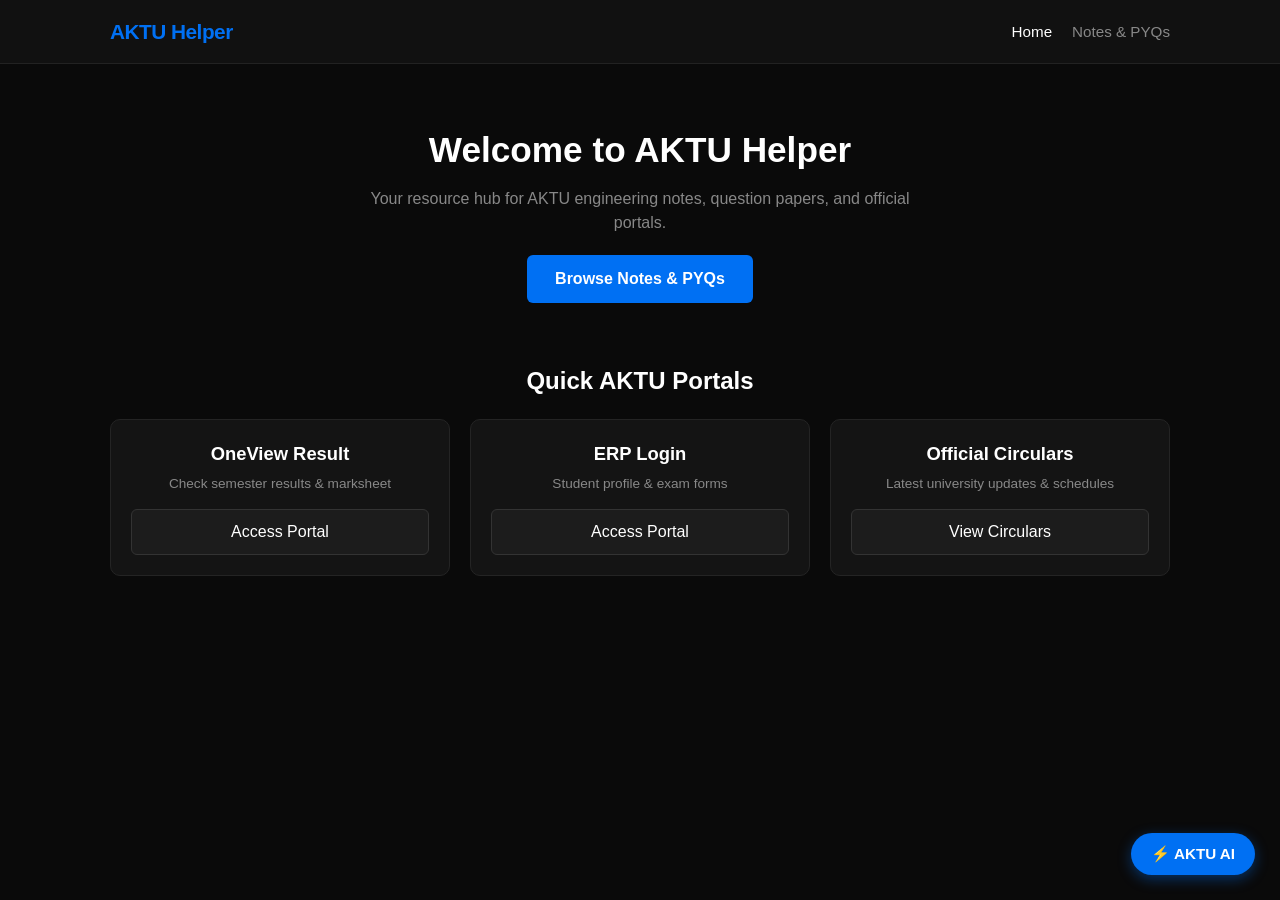
<file: index.html>
<!DOCTYPE html>
<html lang="en">
<head>
  <meta charset="UTF-8" />
  <meta name="viewport" content="width=device-width, initial-scale=1.0" />
  <title>AKTU Helper - Home</title>
  <link rel="stylesheet" href="style.css" />
</head>
<body>

  <header>
    <nav class="navbar">
      <div class="logo">AKTU Helper</div>
      <ul class="nav-links">
        <li><a href="index.html" class="active">Home</a></li>
        <li><a href="notes.html">Notes & PYQs</a></li>
      </ul>
    </nav>
  </header>

  <main>
    <section class="hero-section">
      <h1>Welcome to AKTU Helper</h1>
      <p>Your resource hub for AKTU engineering notes, question papers, and official portals.</p>
      <a href="notes.html" class="btn-submit" style="display: inline-block; width: auto; text-decoration: none; padding: 12px 28px;">Browse Notes & PYQs</a>
    </section>

    <section class="notes-grid-section">
      <h2 class="section-title">Quick AKTU Portals</h2>
      <div class="notes-grid">
        
        <div class="card" style="text-align: center;">
          <h3>OneView Result</h3>
          <p style="font-size: 0.85rem; color: #888;">Check semester results & marksheet</p>
          <a href="https://oneview.aktu.ac.in/" target="_blank" rel="noopener noreferrer" class="btn-view">Access Portal</a>
        </div>

        <div class="card" style="text-align: center;">
          <h3>ERP Login</h3>
          <p style="font-size: 0.85rem; color: #888;">Student profile & exam forms</p>
          <a href="https://erp.aktu.ac.in/" target="_blank" rel="noopener noreferrer" class="btn-view">Access Portal</a>
        </div>

        <div class="card" style="text-align: center;">
          <h3>Official Circulars</h3>
          <p style="font-size: 0.85rem; color: #888;">Latest university updates & schedules</p>
          <a href="https://aktu.ac.in/circulars.html" target="_blank" rel="noopener noreferrer" class="btn-view">View Circulars</a>
        </div>

      </div>
    </section>
  </main>

  <button id="ai-chat-toggle" class="ai-chat-toggle">⚡ AKTU AI</button>

  <div id="ai-chat-window" class="ai-chat-window ai-hidden">
    <div class="ai-chat-header">
      <span>AKTU AI Tutor</span>
      <button id="ai-chat-close">&times;</button>
    </div>
    <div id="ai-chat-messages" class="ai-chat-messages">
      <div class="ai-msg bot-msg">Hey! I'm your AKTU study assistant. Ask me anything about your syllabus or exam topics!</div>
    </div>
    <div class="ai-chat-input-area">
      <input type="text" id="ai-chat-input" placeholder="Ask a question..." />
      <button id="ai-chat-send">Send</button>
    </div>
  </div>

  <script src="script.js"></script>
</body>
</html>
</file>
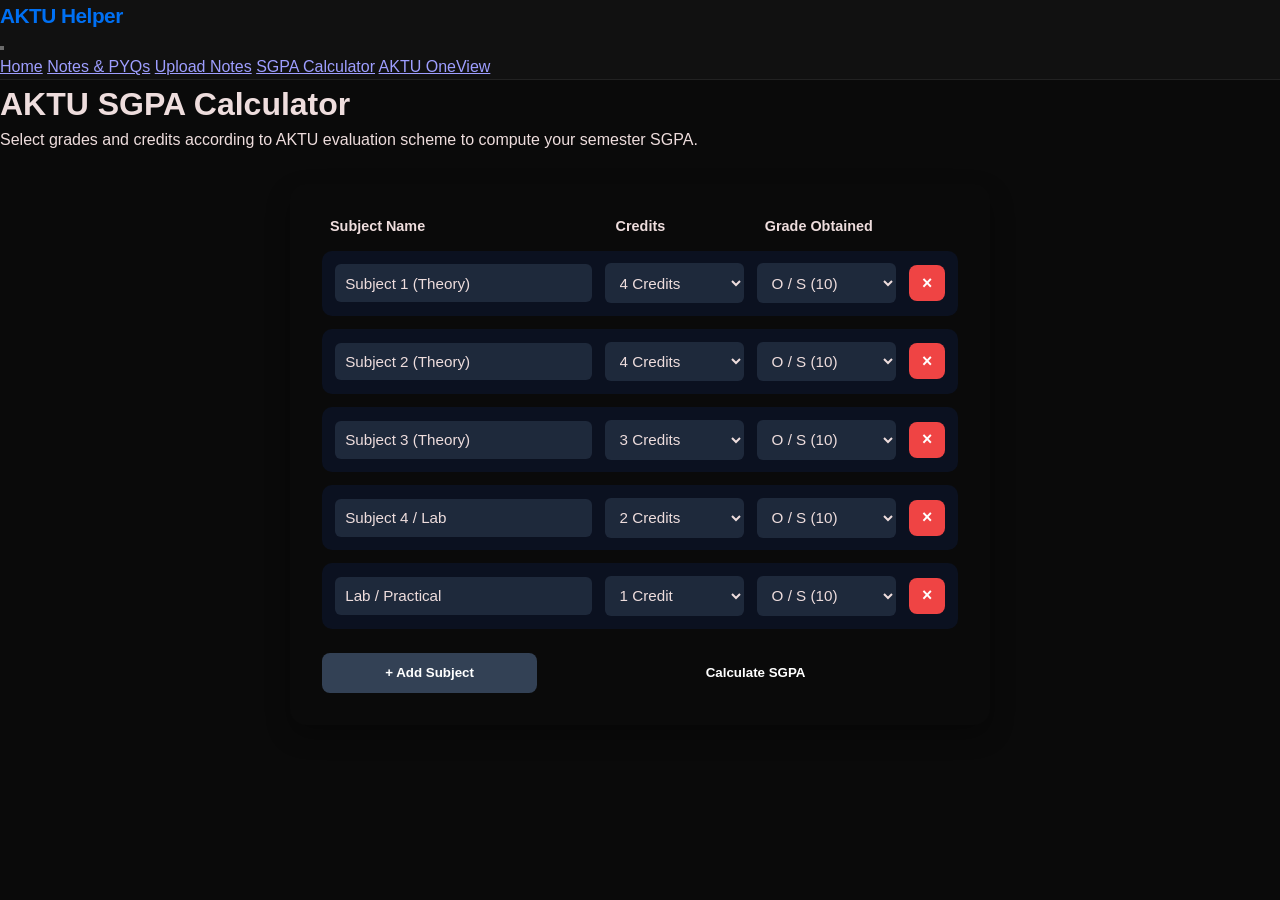
<file: calculator.html>
<!DOCTYPE html>
<html lang="en">
<head>
  <meta charset="UTF-8">
  <meta name="viewport" content="width=device-width, initial-scale=1.0">
  <title>AKTU SGPA Calculator | AKTU Helper</title>
  <link rel="stylesheet" href="style.css?v=2">
  <style>
    .calc-container {
      max-width: 700px;
      margin: 2rem auto;
      padding: 2rem;
      background: var(--card-bg);
      border-radius: 16px;
      border: 1px solid var(--border-color);
      box-shadow: 0 10px 25px rgba(0, 0, 0, 0.3);
    }

    .row-header {
      display: flex;
      gap: 0.8rem;
      font-weight: 600;
      color: var(--text-secondary);
      margin-bottom: 0.8rem;
      padding: 0 0.5rem;
      font-size: 0.9rem;
    }

    .row-header .col-name { flex: 2; }
    .row-header .col-credit { flex: 1; }
    .row-header .col-grade { flex: 1; }
    .row-header .col-action { width: 36px; text-align: center; }

    .subject-row {
      display: flex;
      gap: 0.8rem;
      align-items: center;
      margin-bottom: 0.8rem;
      background: #0b1120;
      padding: 0.8rem;
      border-radius: 10px;
      border: 1px solid var(--border-color);
    }

    .subject-row input, .subject-row select {
      padding: 0.65rem;
      background: #1e293b;
      border: 1px solid var(--border-color);
      color: var(--text-primary);
      border-radius: 6px;
      font-size: 0.95rem;
    }

    .subject-row input { flex: 2; width: 100%; }
    .subject-row select { flex: 1; width: 100%; }

    .subject-row input:focus, .subject-row select:focus {
      outline: none;
      border-color: var(--accent-color);
    }

    .remove-btn {
      background: #ef4444;
      color: white;
      border: none;
      width: 36px;
      height: 36px;
      border-radius: 8px;
      font-weight: bold;
      font-size: 1.1rem;
      cursor: pointer;
      display: flex;
      align-items: center;
      justify-content: center;
      transition: background 0.2s ease;
    }

    .remove-btn:hover {
      background: #dc2626;
    }

    .calc-actions {
      display: flex;
      gap: 1rem;
      margin-top: 1.5rem;
    }

    .add-btn {
      flex: 1;
      padding: 0.8rem;
      background: #334155;
      color: white;
      border: 1px solid var(--border-color);
      border-radius: 8px;
      font-weight: 600;
      cursor: pointer;
      transition: background 0.2s ease;
    }

    .add-btn:hover {
      background: #475569;
    }

    .calc-btn {
      flex: 2;
      padding: 0.8rem;
      background: var(--accent-color);
      color: white;
      border: none;
      border-radius: 8px;
      font-weight: 700;
      cursor: pointer;
      transition: background 0.2s ease;
    }

    .calc-btn:hover {
      background: var(--accent-hover);
    }

    .result-box {
      margin-top: 2rem;
      padding: 1.5rem;
      border-radius: 12px;
      background: #0b1120;
      border: 1px solid var(--border-color);
      text-align: center;
      display: none;
    }

    .result-box h3 {
      font-size: 2rem;
      color: #10b981;
      margin-bottom: 0.3rem;
    }

    .result-box p {
      color: var(--text-secondary);
      font-size: 0.95rem;
    }

    @media (max-width: 600px) {
      .subject-row {
        flex-direction: column;
        align-items: stretch;
      }
      .row-header {
        display: none;
      }
      .remove-btn {
        width: 100%;
        height: 36px;
      }
    }
  </style>
</head>
<body>

  <header>
    <div class="logo">AKTU Helper</div>
    <button class="hamburger" id="hamburger" aria-label="Toggle navigation">
      <span></span>
      <span></span>
      <span></span>
    </button>
    <nav id="navMenu">
      <a href="index.html">Home</a>
      <a href="notes.html">Notes & PYQs</a>
      <a href="contribute.html">Upload Notes</a>
      <a href="calculator.html">SGPA Calculator</a>
      <a href="https://erp.aktu.ac.in/webpages/oneview/oneview.aspx" target="_blank" rel="noopener noreferrer" class="btn-link">AKTU OneView</a>
    </nav>
  </header>

  <main class="hero">
    <h1>AKTU SGPA Calculator</h1>
    <p>Select grades and credits according to AKTU evaluation scheme to compute your semester SGPA.</p>

    <div class="calc-container">
      <div class="row-header">
        <span class="col-name">Subject Name</span>
        <span class="col-credit">Credits</span>
        <span class="col-grade">Grade Obtained</span>
        <span class="col-action"></span>
      </div>

      <div id="subjectRows">
        <!-- Rows will be injected here by JavaScript -->
      </div>

      <div class="calc-actions">
        <button class="add-btn" onclick="addSubjectRow()">+ Add Subject</button>
        <button class="calc-btn" onclick="calculateSGPA()">Calculate SGPA</button>
      </div>

      <div class="result-box" id="resultBox">
        <h3 id="sgpaScore">0.00</h3>
        <p id="sgpaDetails"></p>
      </div>
    </div>
  </main>

  <script>
    // Default start with 5 rows (standard theory + practicals)
    let defaultSubjects = [
      { name: "Subject 1 (Theory)", credit: 4 },
      { name: "Subject 2 (Theory)", credit: 4 },
      { name: "Subject 3 (Theory)", credit: 3 },
      { name: "Subject 4 / Lab", credit: 2 },
      { name: "Lab / Practical", credit: 1 }
    ];

    const container = document.getElementById('subjectRows');

    function createRow(name = '', credit = 4) {
      const row = document.createElement('div');
      row.className = 'subject-row';
      row.innerHTML = `
        <input type="text" placeholder="Subject Name (Optional)" value="${name}">
        <select class="credits">
          <option value="5" ${credit === 5 ? 'selected' : ''}>5 Credits</option>
          <option value="4" ${credit === 4 ? 'selected' : ''}>4 Credits</option>
          <option value="3" ${credit === 3 ? 'selected' : ''}>3 Credits</option>
          <option value="2" ${credit === 2 ? 'selected' : ''}>2 Credits</option>
          <option value="1" ${credit === 1 ? 'selected' : ''}>1 Credit</option>
        </select>
        <select class="grade">
          <option value="10">O / S (10)</option>
          <option value="9">A+ (9)</option>
          <option value="8">A (8)</option>
          <option value="7">B+ (7)</option>
          <option value="6">B (6)</option>
          <option value="5">C (5)</option>
          <option value="0">F (0)</option>
        </select>
        <button class="remove-btn" onclick="removeRow(this)" title="Remove Subject">&times;</button>
      `;
      container.appendChild(row);
    }

    function initRows() {
      container.innerHTML = '';
      defaultSubjects.forEach(s => createRow(s.name, s.credit));
    }

    function addSubjectRow() {
      createRow();
    }

    function removeRow(btn) {
      const rows = document.querySelectorAll('.subject-row');
      if (rows.length > 1) {
        btn.closest('.subject-row').remove();
      } else {
        alert("At least one subject row is required!");
      }
    }

    function calculateSGPA() {
      const credits = document.querySelectorAll('.credits');
      const grades = document.querySelectorAll('.grade');

      let totalPoints = 0;
      let totalCredits = 0;

      for (let i = 0; i < credits.length; i++) {
        let creditVal = parseFloat(credits[i].value);
        let gradeVal = parseFloat(grades[i].value);

        totalPoints += creditVal * gradeVal;
        totalCredits += creditVal;
      }

      if (totalCredits === 0) {
        alert("Please set credits for your subjects.");
        return;
      }

      let sgpa = (totalPoints / totalCredits).toFixed(2);

      const resultBox = document.getElementById('resultBox');
      const scoreDisplay = document.getElementById('sgpaScore');
      const detailsDisplay = document.getElementById('sgpaDetails');

      scoreDisplay.innerText = "SGPA: " + sgpa;
      detailsDisplay.innerText = `Total Earned Credits: ${totalCredits} | Earned Points: ${totalPoints}`;
      resultBox.style.display = 'block';
    }

    // Initialize default rows on load
    initRows();
  </script>

<script src="main.js"></script>
</body>
</html>
</file>
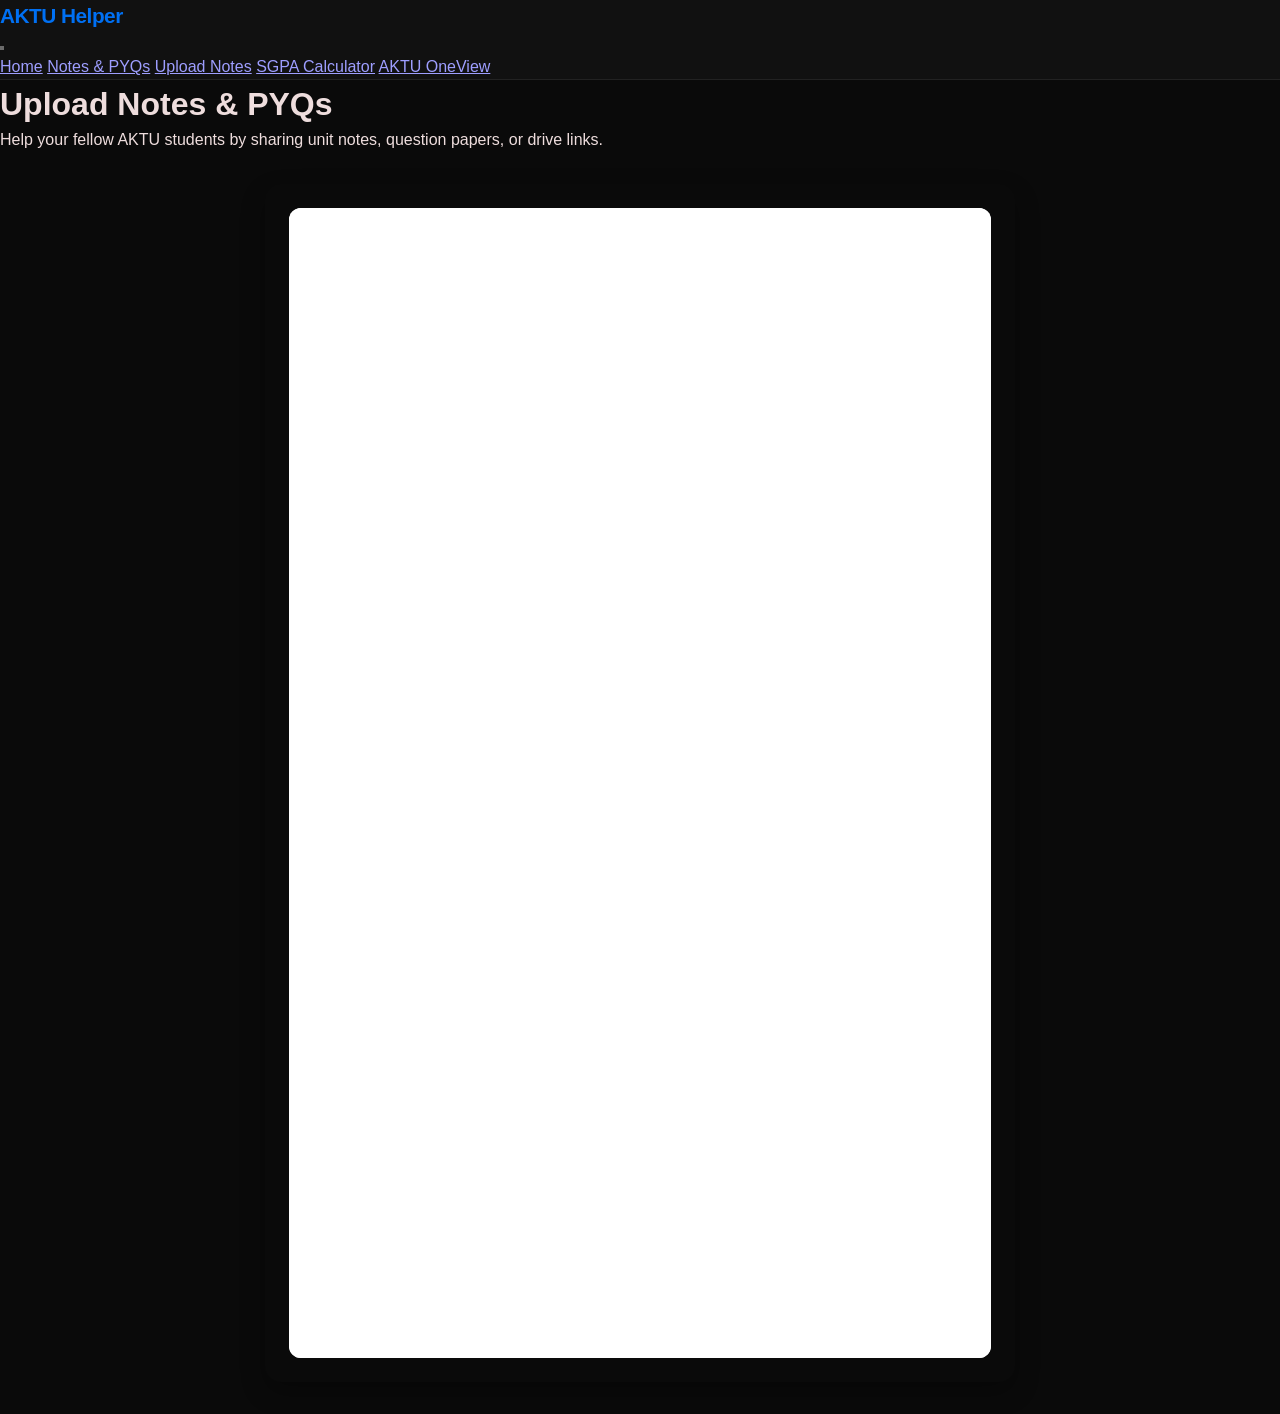
<file: contribute.html>
<!DOCTYPE html>
<html lang="en">
<head>
  <meta charset="UTF-8">
  <meta name="viewport" content="width=device-width, initial-scale=1.0">
  <title>Contribute Study Material | AKTU Helper</title>
  <link rel="stylesheet" href="style.css?v=2">
  <style>
    .form-wrapper {
      max-width: 750px;
      margin: 2rem auto;
      padding: 1.5rem;
      background: var(--card-bg);
      border-radius: 16px;
      border: 1px solid var(--border-color);
      box-shadow: 0 10px 25px rgba(0, 0, 0, 0.3);
    }
    
    .form-container {
      position: relative;
      width: 100%;
      overflow: hidden;
      border-radius: 12px;
      background: #ffffff; /* White background ensures Google Form internal text remains clear */
    }

    .form-container iframe {
      width: 100%;
      height: 1150px;
      border: none;
      display: block;
    }

    @media (max-width: 600px) {
      .form-wrapper {
        padding: 0.5rem;
        margin: 1rem;
      }
      .form-container iframe {
        height: 1250px; /* Slightly taller for mobile layout responsiveness */
      }
    }
  </style>
</head>
<body>

  <header>
    <div class="logo">AKTU Helper</div>
    <button class="hamburger" id="hamburger" aria-label="Toggle navigation">
      <span></span>
      <span></span>
      <span></span>
    </button>
    <nav id="navMenu">
      <a href="index.html">Home</a>
      <a href="notes.html">Notes & PYQs</a>
      <a href="contribute.html">Upload Notes</a>
      <a href="calculator.html">SGPA Calculator</a>
      <a href="https://erp.aktu.ac.in/webpages/oneview/oneview.aspx" target="_blank" rel="noopener noreferrer" class="btn-link">AKTU OneView</a>
    </nav>
  </header>

  <main class="hero">
    <h1>Upload Notes & PYQs</h1>
    <p>Help your fellow AKTU students by sharing unit notes, question papers, or drive links.</p>

    <div class="form-wrapper">
      <div class="form-container">
        <iframe src="https://docs.google.com/forms/d/e/1FAIpQLSff_Q022oj2Y0pKDa1N72epwxCAyPJt1dX84Traz1wDK49sBw/viewform?embedded=true" frameborder="0" marginheight="0" marginwidth="0">Loading…</iframe>
      </div>
    </div>
  </main>

  <script src="main.js"></script>
</body>
</html>
</file>
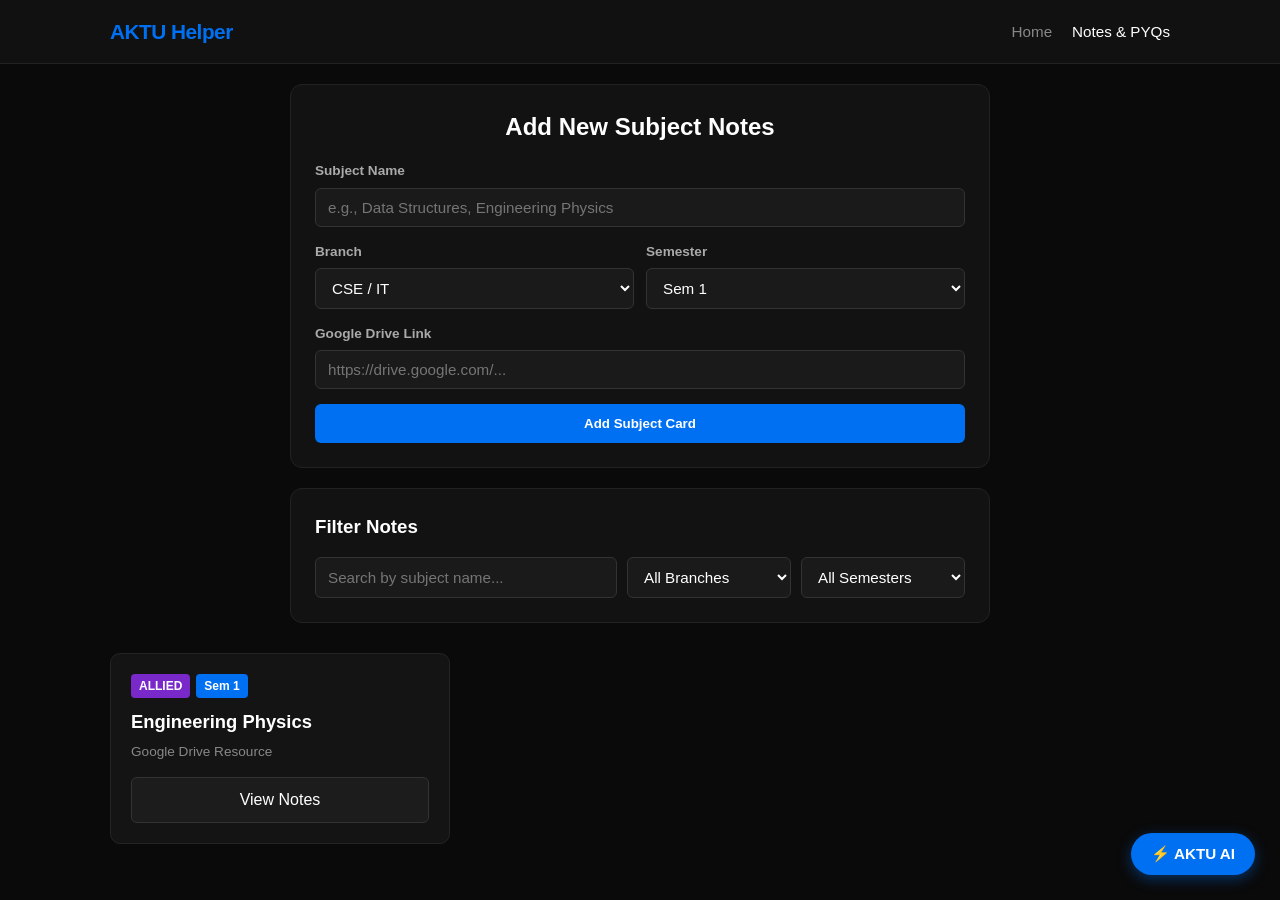
<file: notes.html>
<!DOCTYPE html>
<html lang="en">
<head>
  <meta charset="UTF-8" />
  <meta name="viewport" content="width=device-width, initial-scale=1.0" />
  <title>Notes & PYQs - AKTU Helper</title>
  <link rel="stylesheet" href="style.css" />
</head>
<body>

  <header>
    <nav class="navbar">
      <div class="logo">AKTU Helper</div>
      <ul class="nav-links">
        <li><a href="index.html">Home</a></li>
        <li><a href="notes.html" class="active">Notes & PYQs</a></li>
      </ul>
    </nav>
  </header>

  <main>
    <section class="add-notes-section">
      <h2 style="text-align: center;">Add New Subject Notes</h2>
      <form id="addNotesForm">
        <div class="input-group">
          <label for="subjectName">Subject Name</label>
          <input type="text" id="subjectName" placeholder="e.g., Data Structures, Engineering Physics" required />
        </div>

        <div class="form-row">
          <div class="input-group">
            <label for="subjectBranch">Branch</label>
            <select id="subjectBranch" required>
              <option value="CSE">CSE / IT</option>
              <option value="ECE">ECE</option>
              <option value="EEE">EEE / EE</option>
              <option value="ME">Mechanical (ME)</option>
              <option value="CE">Civil (CE)</option>
              <option value="ALLIED">1st Year / Allied</option>
            </select>
          </div>

          <div class="input-group">
            <label for="subjectSem">Semester</label>
            <select id="subjectSem" required>
              <option value="Sem 1">Sem 1</option>
              <option value="Sem 2">Sem 2</option>
              <option value="Sem 3">Sem 3</option>
              <option value="Sem 4">Sem 4</option>
              <option value="Sem 5">Sem 5</option>
              <option value="Sem 6">Sem 6</option>
              <option value="Sem 7">Sem 7</option>
              <option value="Sem 8">Sem 8</option>
            </select>
          </div>
        </div>

        <div class="input-group">
          <label for="driveLink">Google Drive Link</label>
          <input type="url" id="driveLink" placeholder="https://drive.google.com/..." required />
        </div>

        <button type="submit" class="btn-submit">Add Subject Card</button>
      </form>
    </section>

    <section class="filter-section">
      <h3>Filter Notes</h3>
      <div class="filter-container">
        <input type="text" id="searchInput" placeholder="Search by subject name..." />
        
        <select id="filterBranch">
          <option value="ALL">All Branches</option>
          <option value="CSE">CSE / IT</option>
          <option value="ECE">ECE</option>
          <option value="EEE">EEE / EE</option>
          <option value="ME">Mechanical (ME)</option>
          <option value="CE">Civil (CE)</option>
          <option value="ALLIED">1st Year / Allied</option>
        </select>

        <select id="filterSem">
          <option value="ALL">All Semesters</option>
          <option value="Sem 1">Sem 1</option>
          <option value="Sem 2">Sem 2</option>
          <option value="Sem 3">Sem 3</option>
          <option value="Sem 4">Sem 4</option>
          <option value="Sem 5">Sem 5</option>
          <option value="Sem 6">Sem 6</option>
          <option value="Sem 7">Sem 7</option>
          <option value="Sem 8">Sem 8</option>
        </select>
      </div>
    </section>

    <section class="notes-grid-section">
      <div id="notesContainer" class="notes-grid">
        <div class="card" data-branch="ALLIED" data-sem="Sem 1">
          <div>
            <div class="badge-container">
              <span class="badge badge-branch">ALLIED</span>
              <span class="badge badge-sem">Sem 1</span>
            </div>
            <h3>Engineering Physics</h3>
            <p style="font-size: 0.85rem; color: #888;">Google Drive Resource</p>
          </div>
          <a href="#" target="_blank" class="btn-view">View Notes</a>
        </div>
      </div>
    </section>
  </main>

  <button id="ai-chat-toggle" class="ai-chat-toggle">⚡ AKTU AI</button>

  <div id="ai-chat-window" class="ai-chat-window ai-hidden">
    <div class="ai-chat-header">
      <span>AKTU AI Tutor</span>
      <button id="ai-chat-close">&times;</button>
    </div>
    <div id="ai-chat-messages" class="ai-chat-messages">
      <div class="ai-msg bot-msg">Hey! I'm your AKTU study assistant. Ask me anything about your syllabus or exam topics!</div>
    </div>
    <div class="ai-chat-input-area">
      <input type="text" id="ai-chat-input" placeholder="Ask a question..." />
      <button id="ai-chat-send">Send</button>
    </div>
  </div>

  <script src="script.js"></script>
</body>
</html>
</file>
<file: style.css>
/* Base & Global Styles */
* {
  box-sizing: border-box;
  margin: 0;
  padding: 0;
  font-family: -apple-system, BlinkMacSystemFont, "Segoe UI", Roboto, Helvetica, Arial, sans-serif;
}

body {
  background-color: #0a0a0a;
  color: #edd;
  color-scheme: dark;
  line-height: 1.5;
}

/* Navbar */
header {
  background-color: #111111;
  border-bottom: 1px solid #222;
  position: sticky;
  top: 0;
  z-index: 100;
}

.navbar {
  max-width: 1100px;
  margin: 0 auto;
  display: flex;
  justify-content: space-between;
  align-items: center;
  padding: 16px 20px;
}

.logo {
  font-size: 1.3rem;
  font-weight: 700;
  color: #0070f3;
  letter-spacing: -0.5px;
}

.nav-links {
  display: flex;
  list-style: none;
  gap: 20px;
}

.nav-links a {
  color: #888;
  text-decoration: none;
  font-weight: 500;
  font-size: 0.95rem;
  transition: color 0.2s ease;
}

.nav-links a:hover,
.nav-links a.active {
  color: #fff;
}

/* Hero & Page Sections */
.hero-section {
  text-align: center;
  padding: 60px 20px 30px;
}

.hero-section h1 {
  font-size: 2.2rem;
  color: #fff;
  margin-bottom: 10px;
}

.hero-section p {
  color: #888;
  max-width: 550px;
  margin: 0 auto 20px;
  font-size: 1rem;
}

.section-title {
  text-align: center;
  margin-bottom: 20px;
  color: #fff;
}

/* Forms & Filter Containers */
.add-notes-section,
.filter-section {
  max-width: 700px;
  margin: 20px auto;
  padding: 24px;
  background-color: #121212;
  border: 1px solid #222;
  border-radius: 12px;
}

.add-notes-section h2,
.filter-section h3 {
  margin-bottom: 16px;
  color: #fff;
}

.form-row {
  display: flex;
  gap: 12px;
}

.form-row .input-group {
  flex: 1;
}

.input-group {
  display: flex;
  flex-direction: column;
  gap: 6px;
  margin-bottom: 15px;
}

.input-group label {
  font-size: 0.85rem;
  font-weight: 600;
  color: #aaa;
}

.input-group input,
.input-group select,
.filter-container input,
.filter-container select {
  padding: 10px 12px;
  border-radius: 6px;
  border: 1px solid #333;
  background-color: #1a1a1a;
  color: #fff;
  font-size: 0.95rem;
  outline: none;
  transition: border-color 0.2s;
}

.input-group input:focus,
.input-group select:focus,
.filter-container input:focus,
.filter-container select:focus {
  border-color: #0070f3;
}

.btn-submit {
  width: 100%;
  padding: 12px;
  background-color: #0070f3;
  color: #fff;
  border: none;
  border-radius: 6px;
  font-weight: 600;
  cursor: pointer;
  transition: background 0.2s;
}

.btn-submit:hover {
  background-color: #0051a2;
}

.filter-container {
  display: flex;
  gap: 10px;
  flex-wrap: wrap;
}

.filter-container input {
  flex: 2;
  min-width: 180px;
}

.filter-container select {
  flex: 1;
  min-width: 130px;
}

/* Card Grid System */
.notes-grid-section {
  max-width: 1100px;
  margin: 30px auto;
  padding: 0 20px;
}

.notes-grid {
  display: grid;
  grid-template-columns: repeat(auto-fill, minmax(260px, 1fr));
  gap: 20px;
}

.card {
  background-color: #141414;
  border: 1px solid #242424;
  padding: 20px;
  border-radius: 10px;
  display: flex;
  flex-direction: column;
  justify-content: space-between;
  transition: transform 0.2s, border-color 0.2s;
}

.card:hover {
  transform: translateY(-3px);
  border-color: #0070f3;
}

.badge-container {
  display: flex;
  gap: 6px;
  margin-bottom: 10px;
}

.badge {
  display: inline-block;
  padding: 3px 8px;
  font-size: 0.75rem;
  font-weight: 600;
  border-radius: 4px;
  color: #fff;
}

.badge-sem { background-color: #0070f3; }
.badge-branch { background-color: #7928ca; }

.card h3 {
  font-size: 1.15rem;
  color: #fff;
  margin-bottom: 6px;
}

.btn-view {
  display: block;
  text-align: center;
  padding: 10px;
  background-color: #1c1c1c;
  color: #fff;
  text-decoration: none;
  border-radius: 6px;
  border: 1px solid #333;
  font-weight: 500;
  margin-top: 15px;
  transition: background 0.2s, border-color 0.2s;
}

.btn-view:hover {
  background-color: #0070f3;
  border-color: #0070f3;
}

/* Floating AI Chat Assistant Widget */
.ai-chat-toggle {
  position: fixed;
  bottom: 25px;
  right: 25px;
  background-color: #0070f3;
  color: #fff;
  border: none;
  padding: 12px 20px;
  border-radius: 30px;
  font-weight: bold;
  font-size: 0.95rem;
  cursor: pointer;
  box-shadow: 0 4px 14px rgba(0, 112, 243, 0.4);
  z-index: 1000;
  transition: transform 0.2s;
}

.ai-chat-toggle:hover {
  transform: scale(1.05);
}

.ai-chat-window {
  position: fixed;
  bottom: 85px;
  right: 25px;
  width: 340px;
  height: 450px;
  background-color: #121212;
  border: 1px solid #2a2a2a;
  border-radius: 12px;
  display: flex;
  flex-direction: column;
  box-shadow: 0 8px 24px rgba(0, 0, 0, 0.5);
  z-index: 1000;
  overflow: hidden;
}

.ai-hidden {
  display: none !important;
}

.ai-chat-header {
  background-color: #1a1a1a;
  padding: 12px 16px;
  border-bottom: 1px solid #2a2a2a;
  display: flex;
  justify-content: space-between;
  align-items: center;
  font-weight: bold;
  color: #fff;
}

#ai-chat-close {
  background: none;
  border: none;
  color: #888;
  font-size: 1.4rem;
  cursor: pointer;
}

.ai-chat-messages {
  flex: 1;
  padding: 15px;
  overflow-y: auto;
  display: flex;
  flex-direction: column;
  gap: 10px;
}

.ai-msg {
  max-width: 80%;
  padding: 10px 14px;
  border-radius: 10px;
  font-size: 0.9rem;
  line-height: 1.4;
}

.bot-msg {
  background-color: #222;
  color: #eee;
  align-self: flex-start;
  border: 1px solid #333;
}

.user-msg {
  background-color: #0070f3;
  color: #fff;
  align-self: flex-end;
}

.ai-chat-input-area {
  display: flex;
  padding: 10px;
  border-top: 1px solid #2a2a2a;
  background-color: #181818;
}

#ai-chat-input {
  flex: 1;
  padding: 10px;
  background-color: #121212;
  border: 1px solid #333;
  border-radius: 6px;
  color: #fff;
  outline: none;
}

#ai-chat-send {
  margin-left: 8px;
  padding: 10px 14px;
  background-color: #0070f3;
  color: #fff;
  border: none;
  border-radius: 6px;
  cursor: pointer;
  font-weight: bold;
}
</file>
